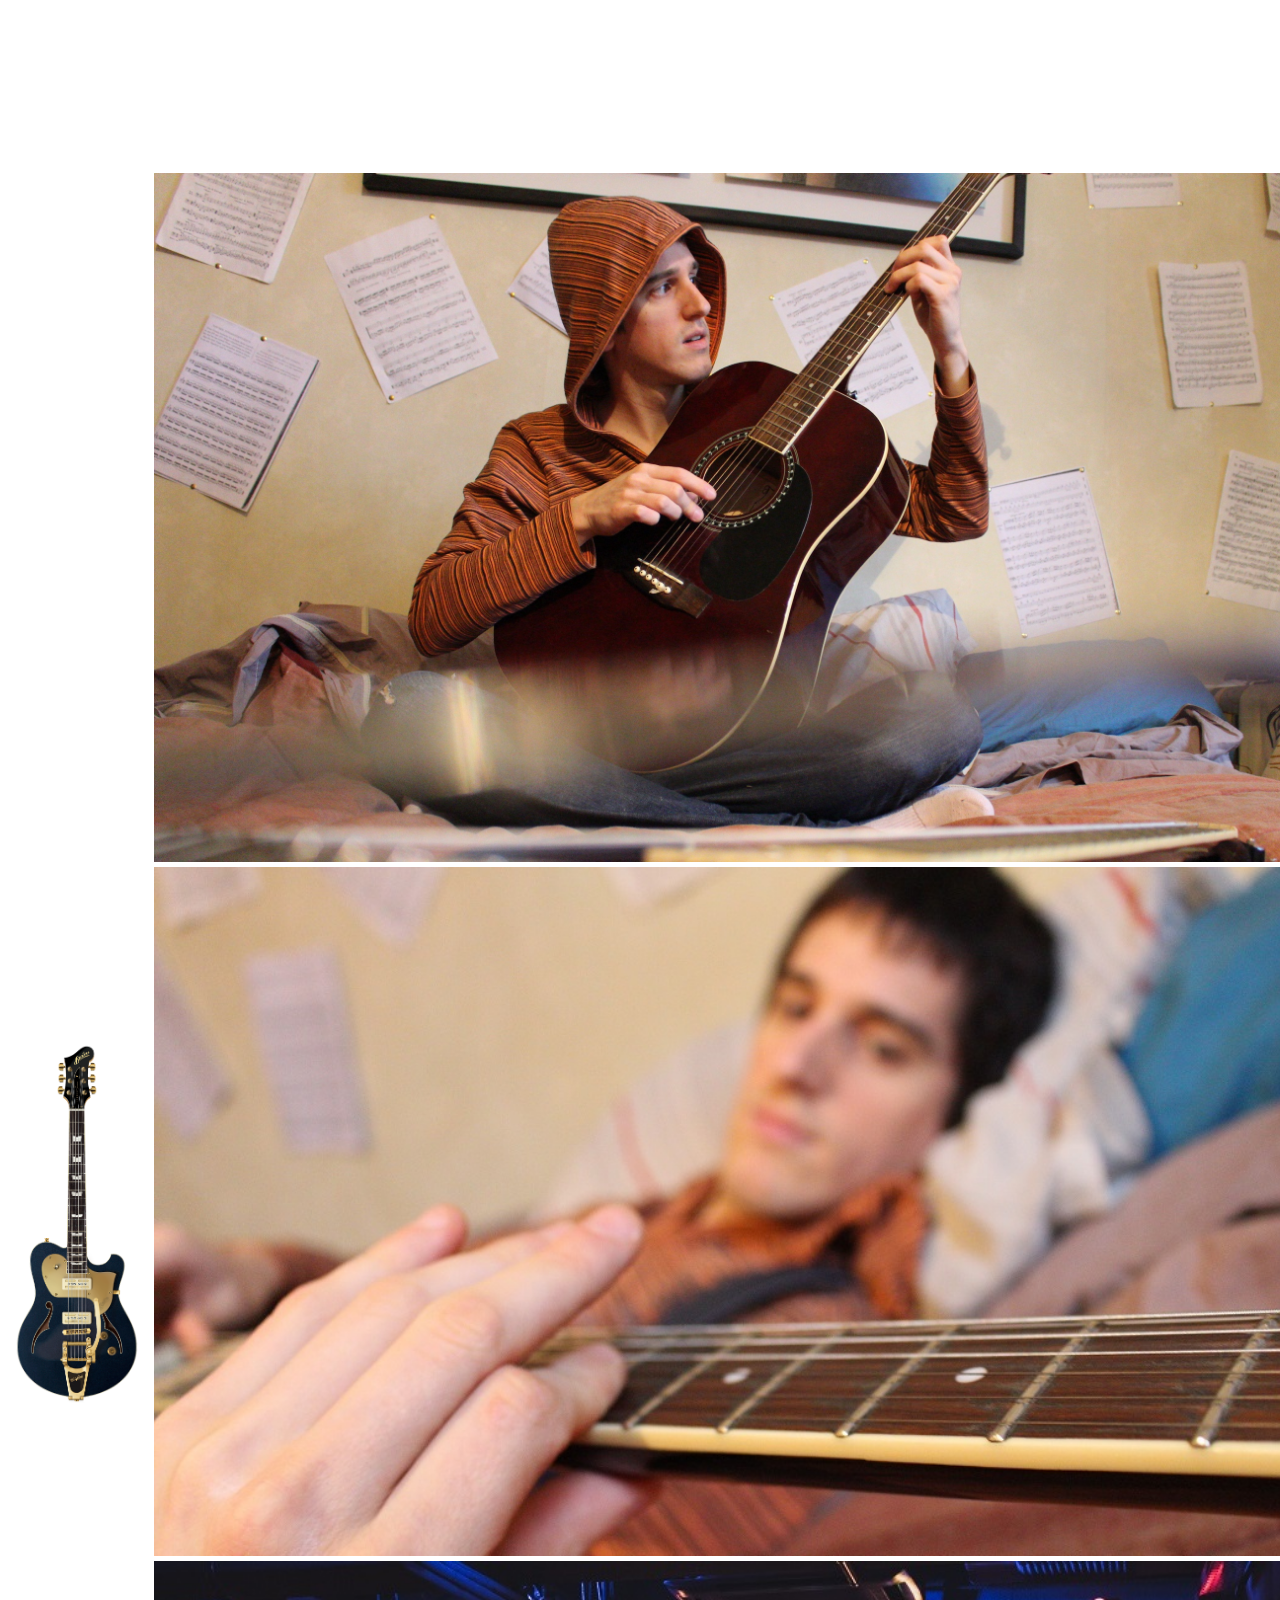
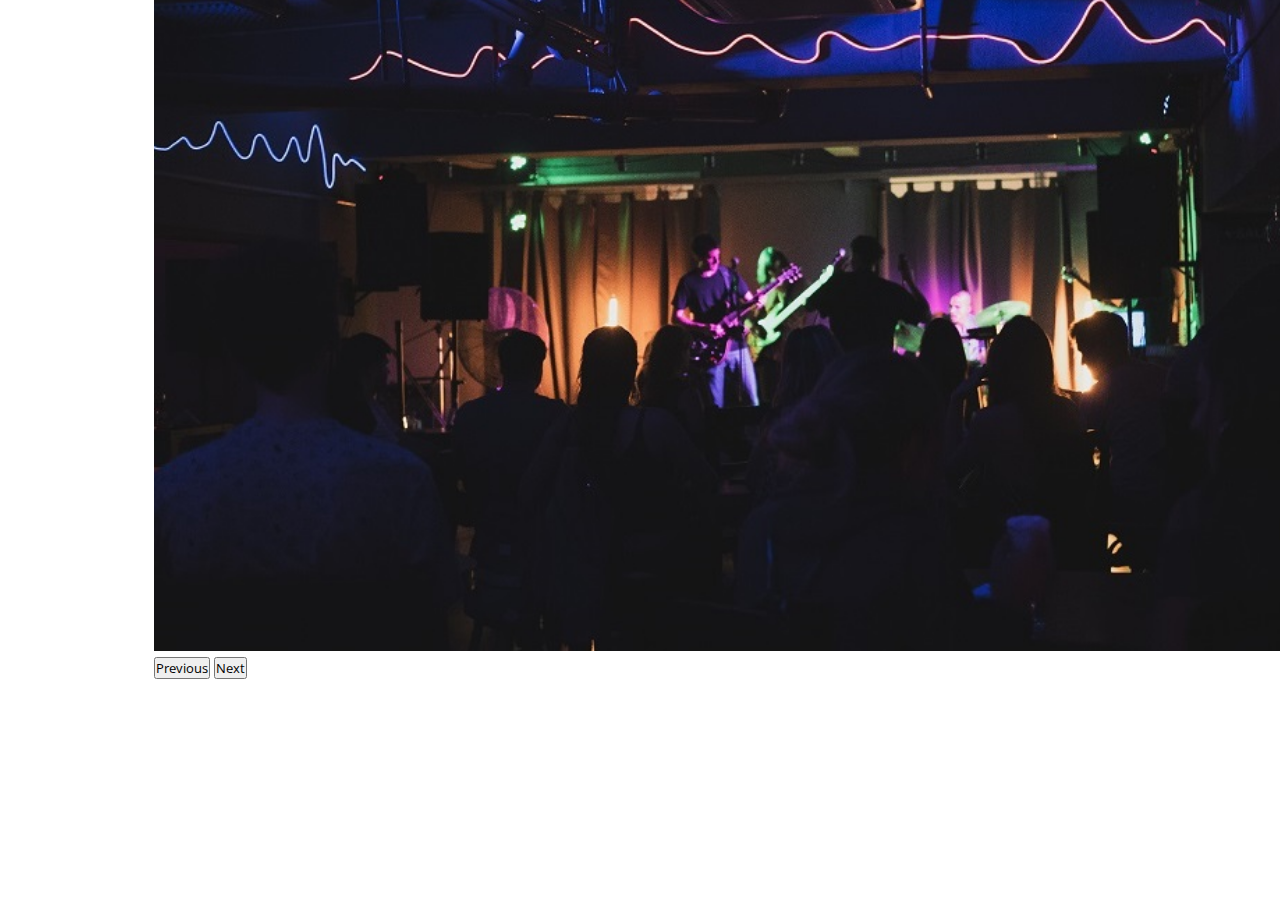
<file: index.html>
<!DOCTYPE html>
<html lang="en">
<head>
    <meta charset="UTF-8">
    <meta http-equiv="X-UA-Compatible" content="IE=edge">
    <meta name="viewport" content="width=device-width, initial-scale=1.0">

    <!-- Link a estilos Bootstrap -->

    <link href="https://cdn.jsdelivr.net/npm/bootstrap@5.1.3/dist/css/bootstrap.min.css" rel="stylesheet" integrity="sha384-1BmE4kWBq78iYhFldvKuhfTAU6auU8tT94WrHftjDbrCEXSU1oBoqyl2QvZ6jIW3" crossorigin="anonymous">

    <!-- Link a estilos propios -->
    
    <link rel="stylesheet" href="main.css">

    <!-- Link a font de Google -->

    <link rel="preconnect" href="https://fonts.googleapis.com">
    <link rel="preconnect" href="https://fonts.gstatic.com" crossorigin>
    <link href="https://fonts.googleapis.com/css2?family=Open+Sans:ital,wght@0,300;0,400;0,500;0,600;0,700;0,800;1,300;1,400;1,500;1,600;1,700;1,800&display=swap" rel="stylesheet">
    
    <title>Nico Persag</title>

</head>
<body class="body_aside body_aside1">

    <header>
        <nav class="navbar navbar-expand-lg navbar-dark bg-dark">
            <div class="container-fluid">
                <a class="navbar-brand" href="./index.html">Nico Peralta</a>

                <button class="navbar-toggler" type="button" data-bs-toggle="collapse" data-bs-target="#navbarNav" aria-controls="navbarNav" aria-expanded="false" aria-label="Toggle navigation">
                    <span class="navbar-toggler-icon"></span>
                </button>
                
                <div class="collapse navbar-collapse" id="navbarNav">
                    <ul class="navbar-nav">
                        <li class="nav-item"><a class="nav-link" href="./Pages/Bio.html">Bio</a></li>
                        <li class="nav-item"><a class="nav-link" href="./Pages/Fotos.html">Fotos</a></li>
                        <li class="nav-item"><a class="nav-link" href="./Pages/Discografia.html">Discografia</a></li>
                        <li class="nav-item"><a class="nav-link" href="./Pages/Contacto.html">Contacto</a></li>
                    </ul>
                </div>
            </div>
          </nav>
    </header>
    
    <main>
        <div id="carouselExampleInterval" class="carousel slide" data-bs-ride="carousel">
            <div class="carousel-inner">
                <div class="carousel-item active" data-bs-interval="4000">
                    <img src="./Multimedia/IMG_9499.jpg" class="d-block img-fluid img_fondo" alt="Nico_cover">
                </div>

                <div class="carousel-item" data-bs-interval="4000">
                    <img src="./Multimedia/Nico-cover1.jpg" class="d-block img-fluid img_fondo" alt="Nico_cover1">
                </div>

                <div class="carousel-item">
                    <img src="./Multimedia/Nico-cover2.jpg" class="d-block img-fluid img_fondo" alt="Nico_cover2">
                </div>
            </div>

            <button class="carousel-control-prev" type="button" data-bs-target="#carouselExampleInterval" data-bs-slide="prev">
                <span class="carousel-control-prev-icon" aria-hidden="true"></span>
                <span class="visually-hidden">Previous</span>
            </button>

            <button class="carousel-control-next" type="button" data-bs-target="#carouselExampleInterval" data-bs-slide="next">
                <span class="carousel-control-next-icon" aria-hidden="true"></span>
                <span class="visually-hidden">Next</span>
            </button>
          </div>
    </main>

    <aside class="aside1 asidea">
        <div>
            <img class="aside_foto" src="./Multimedia/Leaper-Tone-mockup-2021-Mirr_deep-sea-2-1.png" alt="guitar"> 
        </div>  
    </aside>

    <aside class="aside2 asideb">
        <div>
            <img class="aside_foto" src="./Multimedia/Leaper-Tone-mockup-2021-Mirr_deep-sea-2-1.png" alt="guitar"> 
        </div>  
    </aside>

    <footer class="footer">

        <nav class="navbar navbar-expand-lg navbar-dark bg-dark">
            <div class="container-fluid">
                <h6 class="navbar-dark footer_derechos">Todos los derechos reservados</h6>

                <button class="navbar-toggler" type="button" data-bs-toggle="collapse" data-bs-target="#navbarNav" aria-controls="navbarNav" aria-expanded="false" aria-label="Toggle navigation">
                    <span class="navbar-toggler-icon"></span>
                </button>
                
                <div class="collapse navbar-collapse" id="navbarNav">
                    <ul class="navbar-nav">
                        <li class="nav-item">
                            <a class="nav-link" href="https://www.youtube.com/channel/UCW7Euow6afQjXNJp1LanZGA" target="_blank">
                                <img class="footer_media_icon" src="./Multimedia/yt_icon.png" alt="yt_icon">
                            </a>
                        </li>

                        <li class="nav-item">
                            <a class="nav-link" href="https://open.spotify.com/artist/6kqXgMJEgfa545jU1JX1Y0" target="_blank">
                                <img class="footer_media_icon" src="./Multimedia/sf_icon.png" alt="sf_icon">
                            </a>
                        </li>

                        <li class="nav-item">
                            <a class="nav-link" href="https://www.instagram.com/nicoperaltasaggiorato/" target="_blank">
                                <img class="footer_media_icon" src="./Multimedia/ig_icon.png" alt="ig_icon">
                            </a>
                        </li>

                        <li class="nav-item">
                            <a class="nav-link" href="https://www.facebook.com/NiccoPS" target="_blank">
                                <img class="footer_media_icon" src="./Multimedia/fb_icon.png" alt="fb_icon">
                            </a>
                        </li>
                    </ul>
                </div>
            </div>
          </nav>
    </footer>
   
    <script src="https://cdn.jsdelivr.net/npm/bootstrap@5.1.3/dist/js/bootstrap.bundle.min.js" integrity="sha384-ka7Sk0Gln4gmtz2MlQnikT1wXgYsOg+OMhuP+IlRH9sENBO0LRn5q+8nbTov4+1p" crossorigin="anonymous"></script>
    
</body>
</html>
</file>
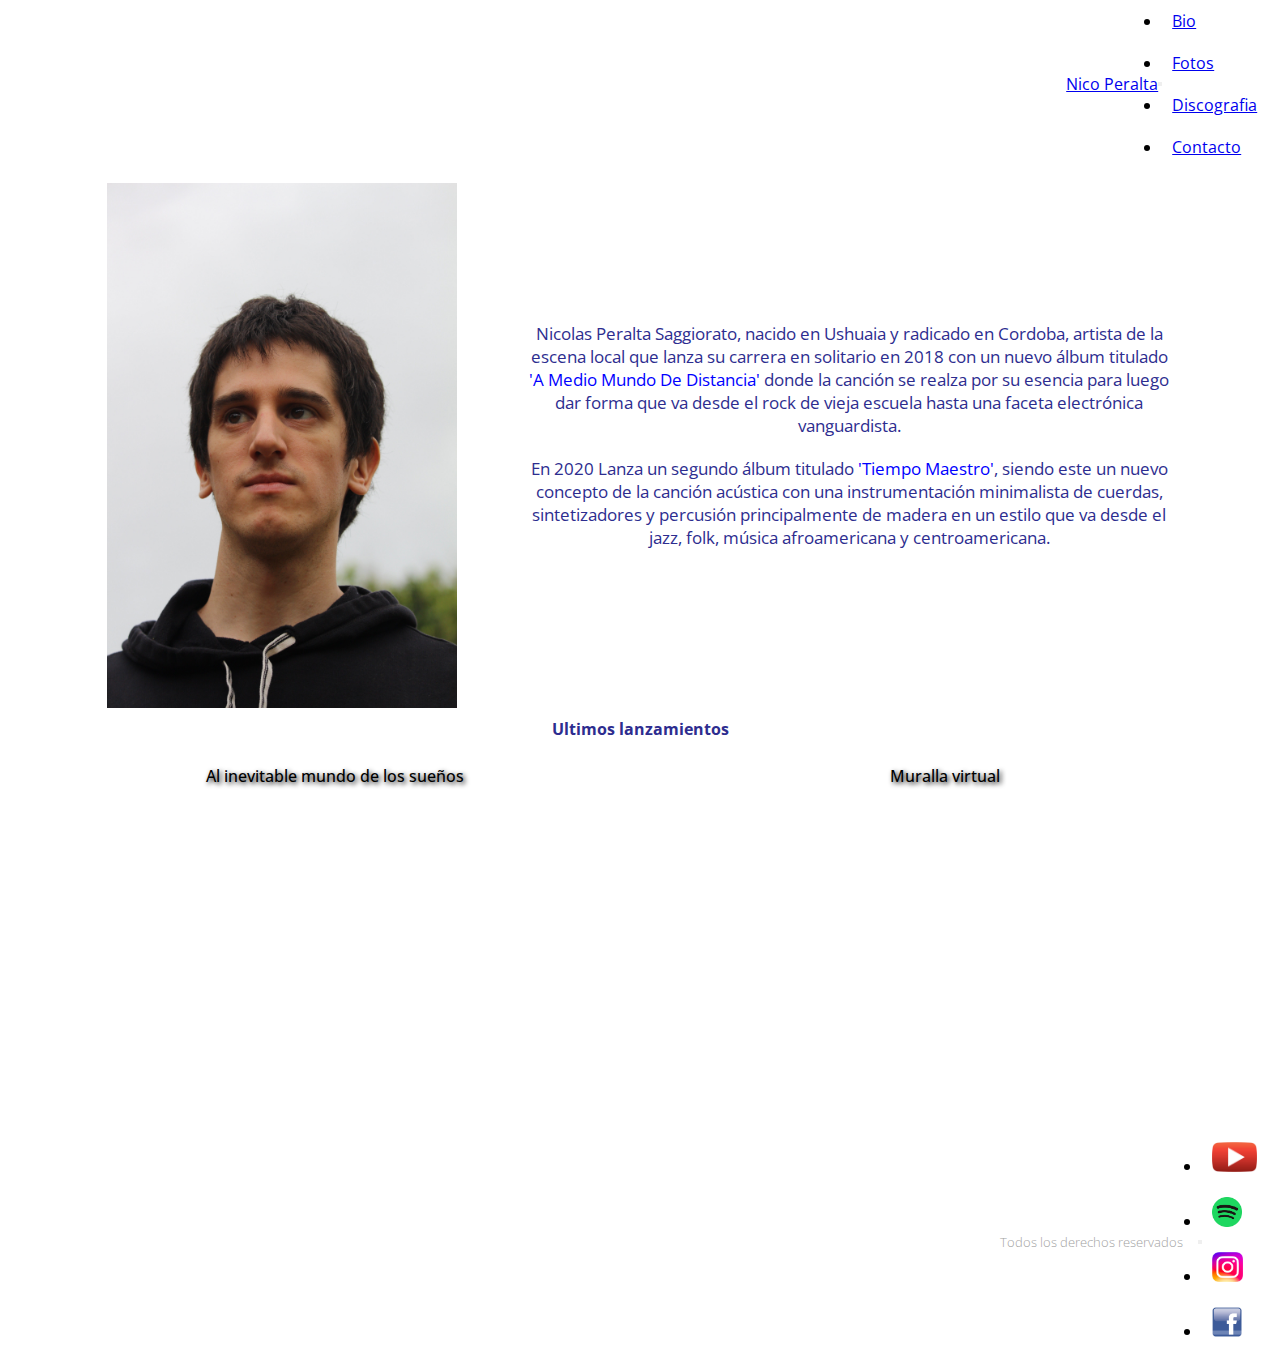
<file: Pages/Bio.html>
<!DOCTYPE html>
<html lang="en">
<head>
    <meta charset="UTF-8">
    <meta http-equiv="X-UA-Compatible" content="IE=edge">
    <meta name="viewport" content="width=device-width, initial-scale=1.0">
        
    <!-- Link a estilos Bootstrap -->

    <link href="https://cdn.jsdelivr.net/npm/bootstrap@5.1.3/dist/css/bootstrap.min.css" rel="stylesheet" integrity="sha384-1BmE4kWBq78iYhFldvKuhfTAU6auU8tT94WrHftjDbrCEXSU1oBoqyl2QvZ6jIW3" crossorigin="anonymous">

    <!-- Link a estilos propios -->
    
    <link rel="stylesheet" href="../main.css">
    
    <!-- Link a font de Google -->

    <link rel="preconnect" href="https://fonts.googleapis.com">
    <link rel="preconnect" href="https://fonts.gstatic.com" crossorigin>
    <link href="https://fonts.googleapis.com/css2?family=Open+Sans:ital,wght@0,300;0,400;0,500;0,600;0,700;0,800;1,300;1,400;1,500;1,600;1,700;1,800&display=swap" rel="stylesheet">
    
    <title>Bio</title>

</head>
<body class="body_naside">
    
    <header>

        <nav class="navbar navbar-expand-lg navbar-dark bg-dark">
            <div class="container-fluid">
                <a class="navbar-brand" href="../index.html">Nico Peralta</a>

                <button class="navbar-toggler" type="button" data-bs-toggle="collapse" data-bs-target="#navbarNav" aria-controls="navbarNav" aria-expanded="false" aria-label="Toggle navigation">
                    <span class="navbar-toggler-icon"></span>
                </button>
                
                <div class="collapse navbar-collapse" id="navbarNav">
                    <ul class="navbar-nav">
                        <li class="nav-item"><a class="nav-link active" aria-current="page" href="./Bio.html">Bio</a></li>
                        <li class="nav-item"><a class="nav-link" href="./Fotos.html">Fotos</a></li>
                        <li class="nav-item"><a class="nav-link" href="./Discografia.html">Discografia</a></li>
                        <li class="nav-item"><a class="nav-link" href="./Contacto.html">Contacto</a></li>
                    </ul>
                </div>
            </div>
          </nav>

    </header>

    <main>
        <div class="container Bio_main">

            <div class="row Bio_intro">
                <img class="col" id="Nico_foto" src="../Multimedia/IMG_9357.jpg" alt="Nico">
                <div class="col Bio_parrafo">
                    <p class="parrafo">Nicolas Peralta Saggiorato, nacido en Ushuaia y radicado en Cordoba, artista de la escena local que lanza su carrera en solitario en 2018 con un nuevo álbum titulado <a href="./Discografia.html #Disco1">'A Medio Mundo De Distancia'</a>  donde la canción se realza por su esencia para luego dar forma que va desde el rock de vieja escuela hasta una faceta electrónica vanguardista. </p> 
                    <p class="parrafo">En 2020 Lanza un segundo álbum titulado <a href="./Discografia.html #Disco2">'Tiempo Maestro'</a>, siendo este un nuevo concepto de la canción acústica con una instrumentación minimalista de cuerdas, sintetizadores y percusión principalmente de madera en un estilo que va desde el jazz, folk, música afroamericana y centroamericana.</p>
                </div>
            </div>

            <h4 class="row">Ultimos lanzamientos</h4>

            <div class="row Bio_videos">

                <div class="col col-lg- col-xl- Bio_video">
                    <h4 class="Bio_video_title">Al inevitable mundo de los sueños</h4>
                    <iframe class="Bio_video_vid" src="https://www.youtube.com/embed/RKofTBeWz94" title="YouTube video player" frameborder="0" allow="accelerometer; autoplay; clipboard-write; encrypted-media; gyroscope; picture-in-picture" allowfullscreen></iframe>
                </div>
        
                <div class="col col-lg- col-xl- Bio_video">
                    <h4 class="Bio_video_title">Muralla virtual</h4>
                    <iframe class="Bio_video_vid" src="https://www.youtube.com/embed/ne_NFmO1qRs" title="YouTube video player" frameborder="0" allow="accelerometer; autoplay; clipboard-write; encrypted-media; gyroscope; picture-in-picture" allowfullscreen></iframe>
                </div>
                
            </div>  

        </div>        
    </main>

    <footer class="footer">

        <nav class="navbar navbar-expand-lg navbar-dark bg-dark">
            <div class="container-fluid">
                <h6 class="navbar-dark footer_derechos">Todos los derechos reservados</h6>

                <button class="navbar-toggler" type="button" data-bs-toggle="collapse" data-bs-target="#navbarNav" aria-controls="navbarNav" aria-expanded="false" aria-label="Toggle navigation">
                    <span class="navbar-toggler-icon"></span>
                </button>
                
                <div class="collapse navbar-collapse" id="navbarNav">
                    <ul class="navbar-nav">
                        <li class="nav-item">
                            <a class="nav-link" href="https://www.youtube.com/channel/UCW7Euow6afQjXNJp1LanZGA" target="_blank">
                                <img class="footer_media_icon" src="../Multimedia/yt_icon.png" alt="yt_icon">
                            </a>
                        </li>

                        <li class="nav-item">
                            <a class="nav-link" href="https://open.spotify.com/artist/6kqXgMJEgfa545jU1JX1Y0" target="_blank">
                                <img class="footer_media_icon" src="../Multimedia/sf_icon.png" alt="sf_icon">
                            </a>
                        </li>

                        <li class="nav-item">
                            <a class="nav-link" href="https://www.instagram.com/nicoperaltasaggiorato/" target="_blank">
                                <img class="footer_media_icon" src="../Multimedia/ig_icon.png" alt="ig_icon">
                            </a>
                        </li>

                        <li class="nav-item">
                            <a class="nav-link" href="https://www.facebook.com/NiccoPS" target="_blank">
                                <img class="footer_media_icon" src="../Multimedia/fb_icon.png" alt="fb_icon">
                            </a>
                        </li>
                    </ul>
                </div>
            </div>
          </nav>
    </footer>

    <script src="https://cdn.jsdelivr.net/npm/bootstrap@5.1.3/dist/js/bootstrap.bundle.min.js" integrity="sha384-ka7Sk0Gln4gmtz2MlQnikT1wXgYsOg+OMhuP+IlRH9sENBO0LRn5q+8nbTov4+1p" crossorigin="anonymous"></script>

</body>
</html>
</file>
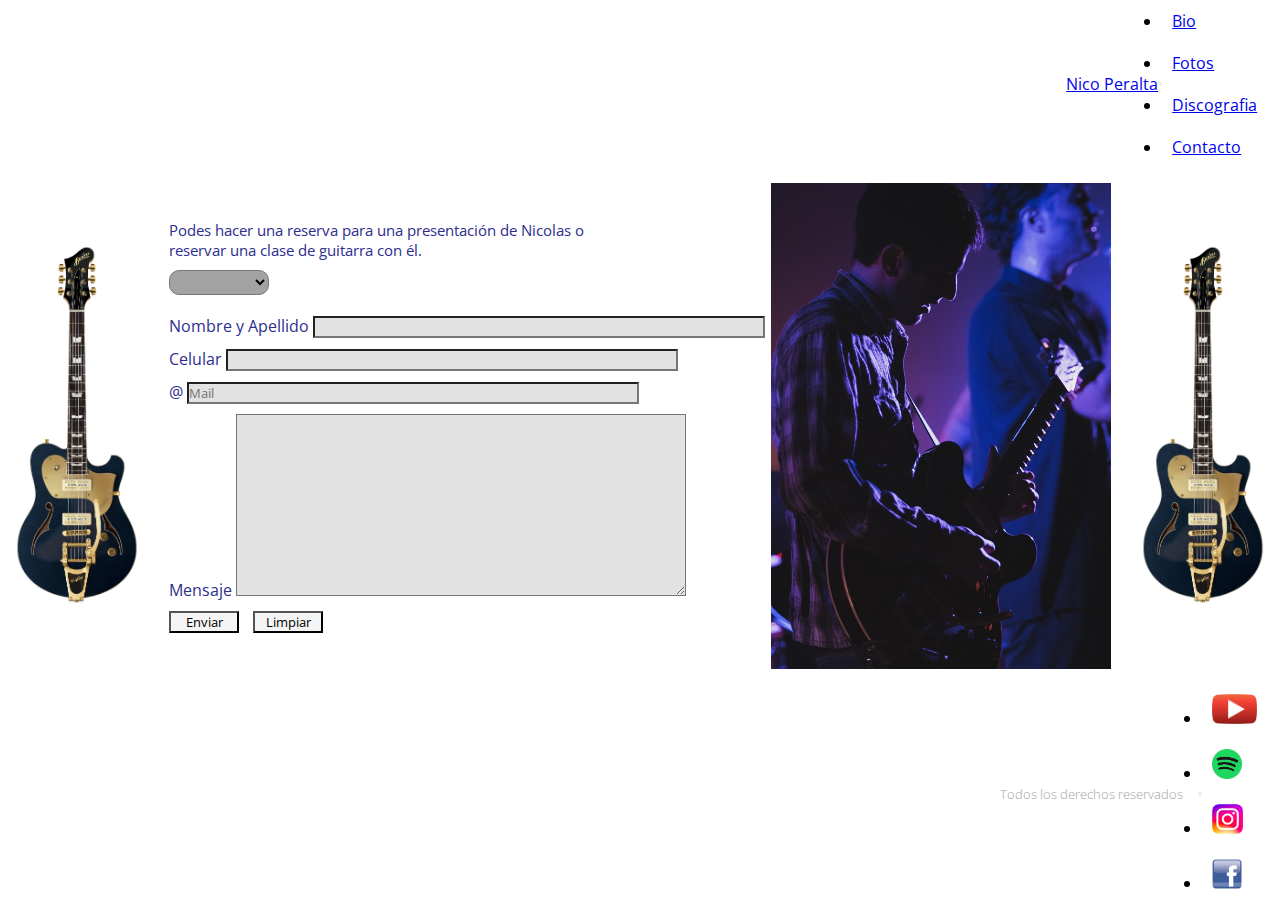
<file: Pages/Contacto.html>
<!DOCTYPE html>
<html lang="en">
<head>
    <meta charset="UTF-8">
    <meta http-equiv="X-UA-Compatible" content="IE=edge">
    <meta name="viewport" content="width=device-width, initial-scale=1.0">
        
    <!-- Link a estilos Bootstrap -->

    <link href="https://cdn.jsdelivr.net/npm/bootstrap@5.1.3/dist/css/bootstrap.min.css" rel="stylesheet" integrity="sha384-1BmE4kWBq78iYhFldvKuhfTAU6auU8tT94WrHftjDbrCEXSU1oBoqyl2QvZ6jIW3" crossorigin="anonymous">

    <!-- Link a estilos propios -->
    
    <link rel="stylesheet" href="../main.css">
    
    <!-- Link a font de Google -->

    <link rel="preconnect" href="https://fonts.googleapis.com">
    <link rel="preconnect" href="https://fonts.gstatic.com" crossorigin>
    <link href="https://fonts.googleapis.com/css2?family=Open+Sans:ital,wght@0,300;0,400;0,500;0,600;0,700;0,800;1,300;1,400;1,500;1,600;1,700;1,800&display=swap" rel="stylesheet">
    
    <title>Contacto</title>

</head>
<body class="body_aside">

    <header>

        <nav class="navbar navbar-expand-lg navbar-dark bg-dark">
            <div class="container-fluid">
                <a class="navbar-brand" href="../index.html">Nico Peralta</a>

                <button class="navbar-toggler" type="button" data-bs-toggle="collapse" data-bs-target="#navbarNav" aria-controls="navbarNav" aria-expanded="false" aria-label="Toggle navigation">
                    <span class="navbar-toggler-icon"></span>
                </button>
                
                <div class="collapse navbar-collapse" id="navbarNav">
                    <ul class="navbar-nav">
                        <li class="nav-item"><a class="nav-link" href="./Bio.html">Bio</a></li>
                        <li class="nav-item"><a class="nav-link" href="./Fotos.html">Fotos</a></li>
                        <li class="nav-item"><a class="nav-link" href="./Discografia.html">Discografia</a></li>
                        <li class="nav-item"><a class="nav-link active" aria-current="page" href="./Contacto.html">Contacto</a></li>
                    </ul>
                </div>
            </div>
          </nav>

    </header>
 
    <main>

        <div class="contacto_info">
            <img class="contacto_img" src="../Multimedia/biermusic_kitucho_58.jpg" alt="Nico">
            <div class="contacto_forms">
                <p class="p_reserva main_contacto">Podes hacer una reserva para una presentación de Nicolas o reservar una clase de guitarra con él.</p>
                <select class="selector_reserva main_contacto" name="Reserva">
                    <option value="Blanco"></option>
                    <option value="Presentacion">Presentación</option>
                    <option value="Clase">Clase</option>
                </select>
                <p></p>

                <form class="Contacto_formulario main_contacto">

                    <div class="input-group Contacto_formulario_namebox">
                        <span class="input-group-text">Nombre y Apellido</span>
                        <input type="text" aria-label="Nombre y Apellido" class="form-control Contacto_formulario_box">
                    </div>

                    <div class="input-group Contacto_formulario_namebox">
                        <span class="input-group-text">Celular</span>
                        <input type="text" aria-label="Celular" class="form-control Contacto_formulario_box">
                    </div>

                    <div class="input-group flex-nowrap Contacto_formulario_namebox">
                        <span class="input-group-text" id="addon-wrapping">@</span>
                        <input type="text" class="form-control Contacto_formulario_box" placeholder="Mail" aria-label="Mail" aria-describedby="addon-wrapping">
                    </div>

                    <div class="mb-3 Contacto_formulario_namebox">
                        <label for="exampleFormControlTextarea1" class="form-label">Mensaje</label>
                        <textarea class="form-control Contacto_formulario_box" id="exampleFormControlTextarea1" rows="10" cols="75"></textarea>
                    </div>

                    <div class="Contacto_boton">
                        <input  class="boton" type="submit" value="Enviar">
                        <input  class="boton" type="reset" value="Limpiar">
                    </div>
                </form>
            </div>
        </div>
    </main>

    <aside class="aside1">
        <div>
            <img class="aside_foto" src="../Multimedia/Leaper-Tone-mockup-2021-Mirr_deep-sea-2-1.png" alt="guitar"> 
        </div>  
    </aside>

    <aside class="aside2">
        <div>
            <img class="aside_foto" src="../Multimedia/Leaper-Tone-mockup-2021-Mirr_deep-sea-2-1.png" alt="guitar"> 
        </div>
    </aside>

    <footer class="footer">

        <nav class="navbar navbar-expand-lg navbar-dark bg-dark">
            <div class="container-fluid">
                <h6 class="navbar-dark footer_derechos">Todos los derechos reservados</h6>

                <button class="navbar-toggler" type="button" data-bs-toggle="collapse" data-bs-target="#navbarNav" aria-controls="navbarNav" aria-expanded="false" aria-label="Toggle navigation">
                    <span class="navbar-toggler-icon"></span>
                </button>
                
                <div class="collapse navbar-collapse" id="navbarNav">
                    <ul class="navbar-nav">
                        <li class="nav-item">
                            <a class="nav-link" href="https://www.youtube.com/channel/UCW7Euow6afQjXNJp1LanZGA" target="_blank">
                                <img class="footer_media_icon" src="../Multimedia/yt_icon.png" alt="yt_icon">
                            </a>
                        </li>

                        <li class="nav-item">
                            <a class="nav-link" href="https://open.spotify.com/artist/6kqXgMJEgfa545jU1JX1Y0" target="_blank">
                                <img class="footer_media_icon" src="../Multimedia/sf_icon.png" alt="sf_icon">
                            </a>
                        </li>

                        <li class="nav-item">
                            <a class="nav-link" href="https://www.instagram.com/nicoperaltasaggiorato/" target="_blank">
                                <img class="footer_media_icon" src="../Multimedia/ig_icon.png" alt="ig_icon">
                            </a>
                        </li>

                        <li class="nav-item">
                            <a class="nav-link" href="https://www.facebook.com/NiccoPS" target="_blank">
                                <img class="footer_media_icon" src="../Multimedia/fb_icon.png" alt="fb_icon">
                            </a>
                        </li>
                    </ul>
                </div>
            </div>
          </nav>
    </footer>

    <script src="https://cdn.jsdelivr.net/npm/bootstrap@5.1.3/dist/js/bootstrap.bundle.min.js" integrity="sha384-ka7Sk0Gln4gmtz2MlQnikT1wXgYsOg+OMhuP+IlRH9sENBO0LRn5q+8nbTov4+1p" crossorigin="anonymous"></script>

</body>
</html>
</file>
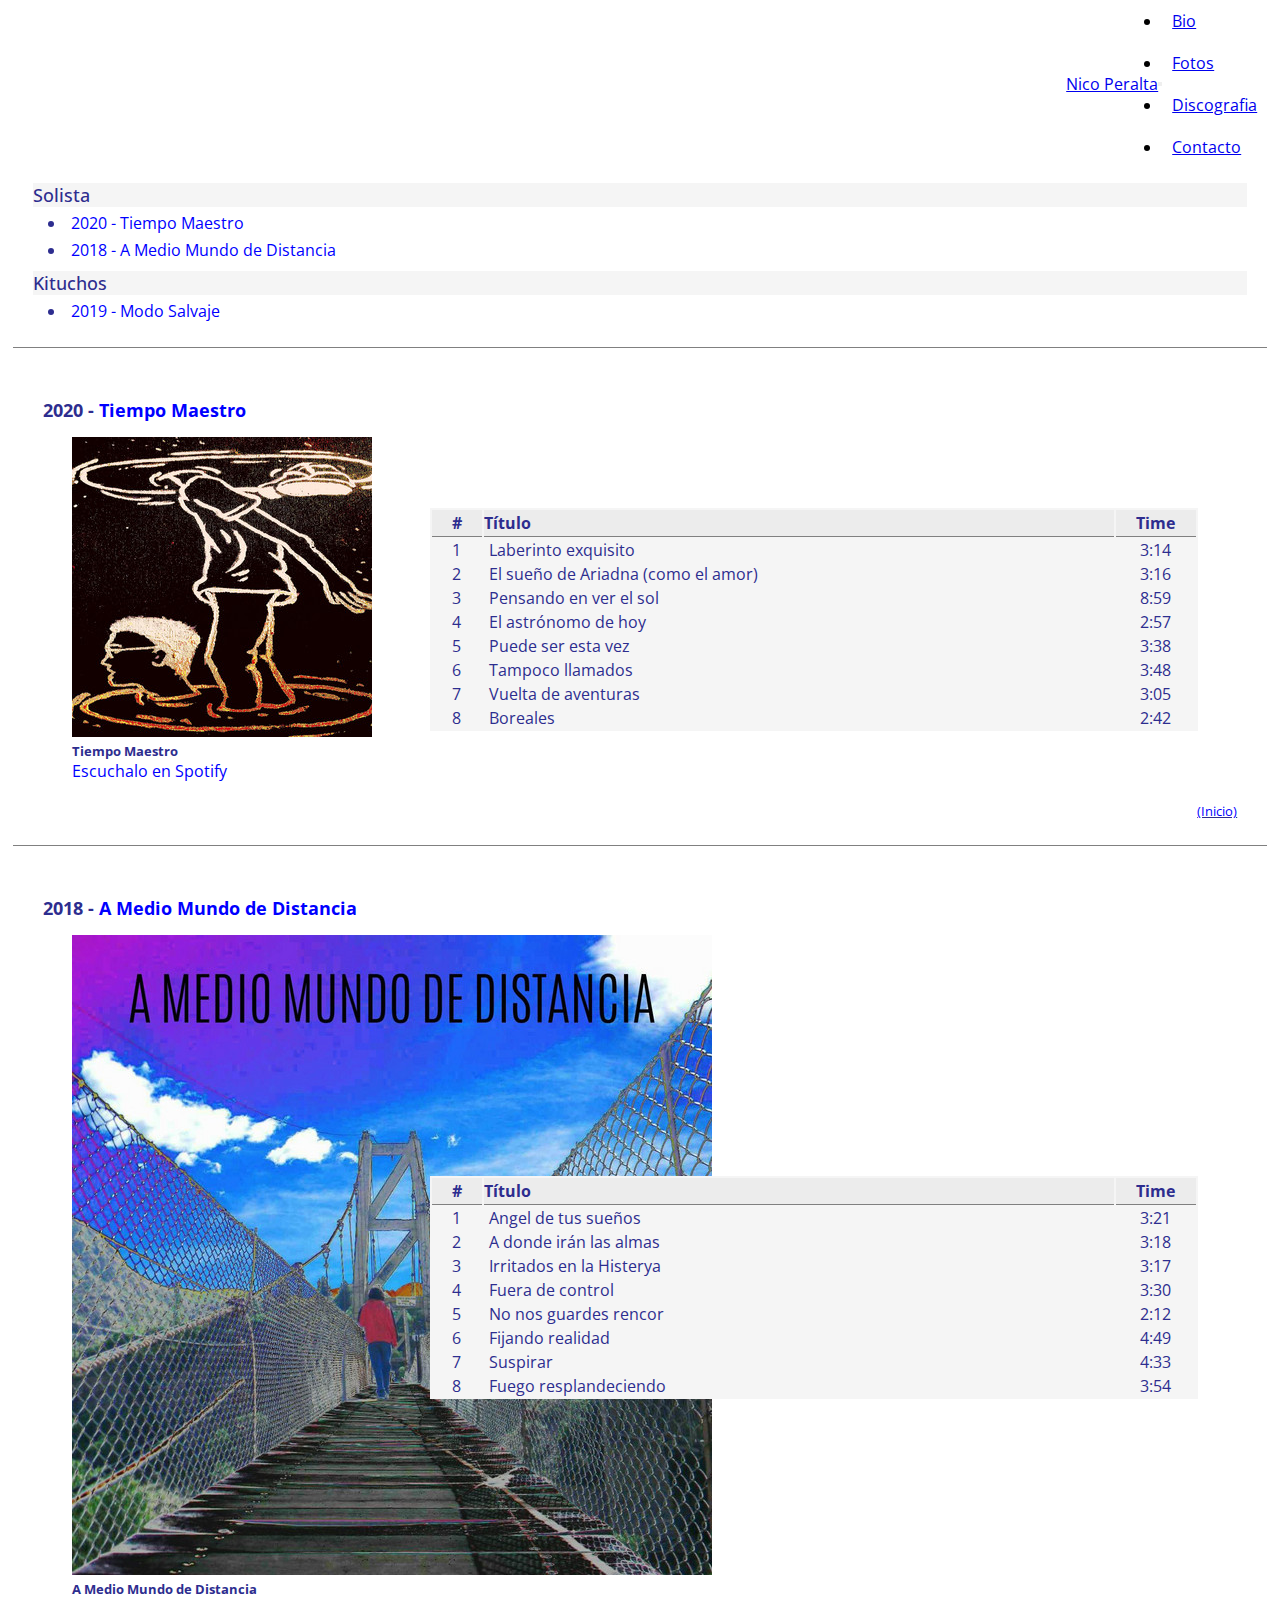
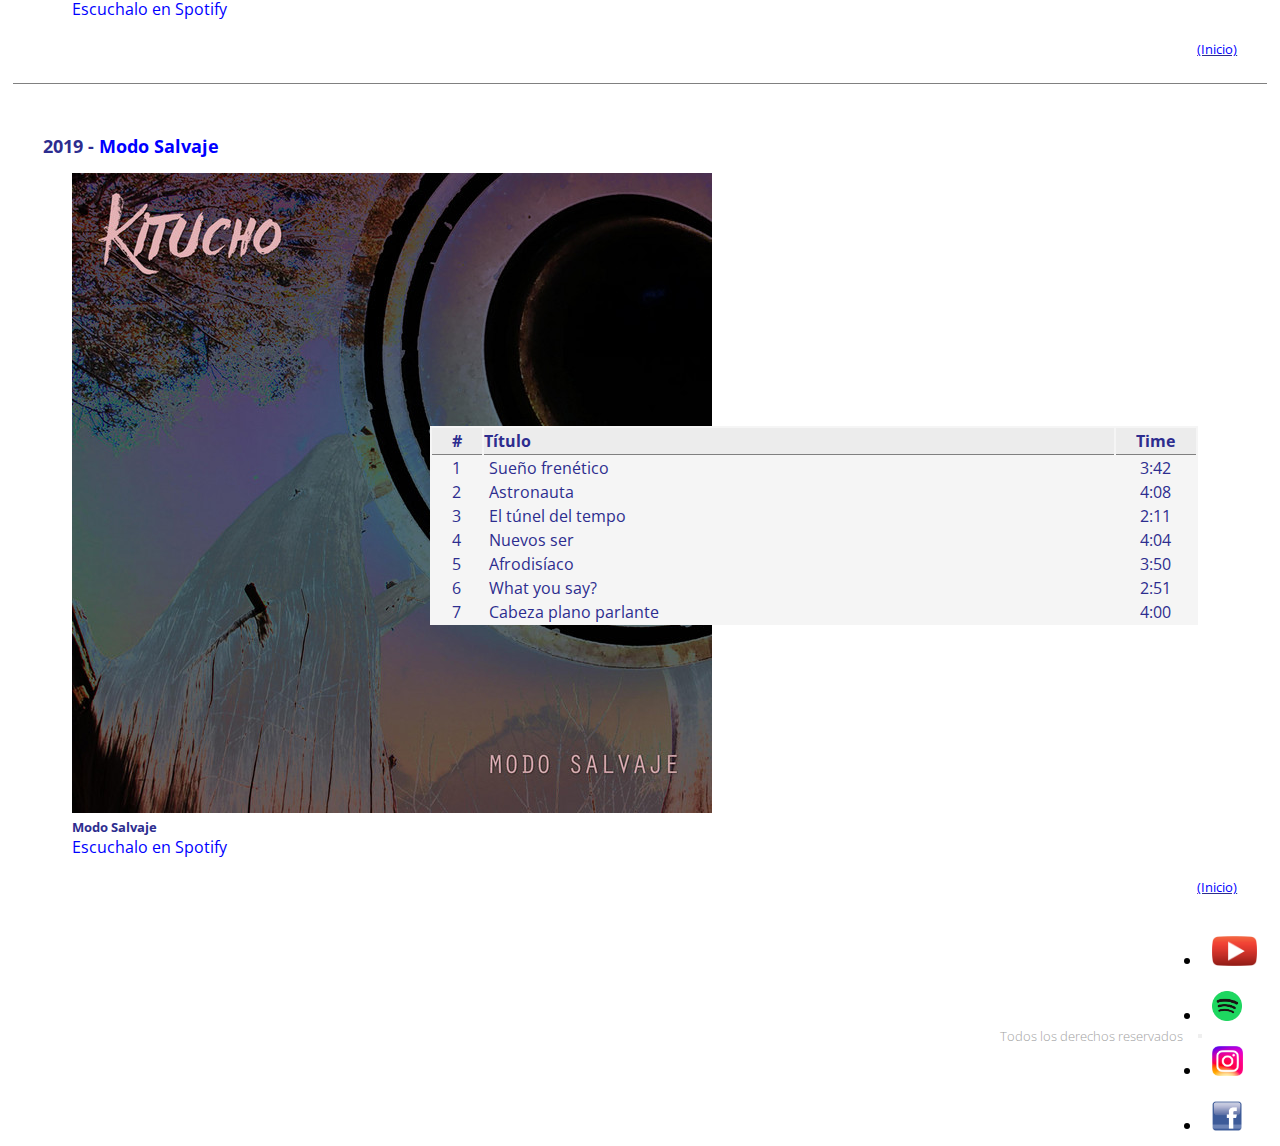
<file: Pages/Discografia.html>
<!DOCTYPE html>
<html lang="en">
<head>
    <meta charset="UTF-8">
    <meta http-equiv="X-UA-Compatible" content="IE=edge">
    <meta name="viewport" content="width=device-width, initial-scale=1.0">
        
    <!-- Link a estilos Bootstrap -->

    <link href="https://cdn.jsdelivr.net/npm/bootstrap@5.1.3/dist/css/bootstrap.min.css" rel="stylesheet" integrity="sha384-1BmE4kWBq78iYhFldvKuhfTAU6auU8tT94WrHftjDbrCEXSU1oBoqyl2QvZ6jIW3" crossorigin="anonymous">

    <!-- Link a estilos propios -->
    
    <link rel="stylesheet" href="../main.css">
    
    <!-- Link a font de Google -->

    <link rel="preconnect" href="https://fonts.googleapis.com">
    <link rel="preconnect" href="https://fonts.gstatic.com" crossorigin>
    <link href="https://fonts.googleapis.com/css2?family=Open+Sans:ital,wght@0,300;0,400;0,500;0,600;0,700;0,800;1,300;1,400;1,500;1,600;1,700;1,800&display=swap" rel="stylesheet">
    
    <title>Discografia</title>

</head>
<body  id="inicio" class="body_naside">

    <header>

        <nav class="navbar navbar-expand-lg navbar-dark bg-dark">
            <div class="container-fluid">
                <a class="navbar-brand" href="../index.html">Nico Peralta</a>

                <button class="navbar-toggler" type="button" data-bs-toggle="collapse" data-bs-target="#navbarNav" aria-controls="navbarNav" aria-expanded="false" aria-label="Toggle navigation">
                    <span class="navbar-toggler-icon"></span>
                </button>
                
                <div class="collapse navbar-collapse" id="navbarNav">
                    <ul class="navbar-nav">
                        <li class="nav-item"><a class="nav-link" href="./Bio.html">Bio</a></li>
                        <li class="nav-item"><a class="nav-link" href="./Fotos.html">Fotos</a></li>
                        <li class="nav-item"><a class="nav-link active" aria-current="page" href="./Discografia.html">Discografia</a></li>
                        <li class="nav-item"><a class="nav-link" href="./Contacto.html">Contacto</a></li>
                    </ul>
                </div>
            </div>
          </nav>

    </header>

    <main class="main_discografia">

        <section class="disco_indice">
                        
            <div>
                <h5 class="disco_class">Solista</h5>
                <ul>
                    <li><a href="#Disco2">2020 - Tiempo Maestro</a></li>
                    <li><a href="#Disco1">2018 - A Medio Mundo de Distancia</a></li>
                </ul>
            </div>

            <div>
                <h5 class="disco_class">Kituchos</h5>
                <ul>
                    <li><a href="#Disco0">2019 - Modo Salvaje</a></li>
                </ul>
            </div>

        </section>

        <section  id="Disco2" class="disco">

            <h4 class="disco_titulo">2020 - <a href="https://open.spotify.com/album/0Nyygc0vfzhMnCTtZAOu2i" target="_blank">Tiempo Maestro</a></h4>
            <div class="disco_portada-temas">

                <div class="card" style="width: 18rem;">
                    <img src="../Multimedia/Puede_ser_esta_vez.jpg" class="card-img-top" alt="Tiempo Maestro">
                    <div class="card-body">
                        <h5 class="card-title">Tiempo Maestro</h5>
                        <a href="https://open.spotify.com/album/0Nyygc0vfzhMnCTtZAOu2i" target="_blank" class="btn btn-dark">Escuchalo en Spotify</a>
                    </div>
                </div>

                <div>
                    <table class="tabla_temas">
                        <thead>
                            <tr>
                                <th class="Item">#</th>
                                <th>Título</th>
                                <th class="Time">Time</th>
                            </tr>
                        </thead>
                        <tbody>
                            <tr>
                                <td class="Item">1</td>
                                <td>Laberinto exquisito</td>
                                <td class="Time">3:14</td>
                            </tr>
                            <tr>
                                <td class="Item">2</td>
                                <td>El sueño de Ariadna (como el amor)</td>
                                <td class="Time">3:16</td>
                            </tr>
                            <tr>
                                <td class="Item">3</td>
                                <td>Pensando en ver el sol</td>
                                <td class="Time">8:59</td>
                            </tr>
                            <tr>
                                <td class="Item">4</td>
                                <td>El astrónomo de hoy</td>
                                <td class="Time">2:57</td>
                            </tr>
                            <tr>
                                <td class="Item">5</td>
                                <td>Puede ser esta vez</td>
                                <td class="Time">3:38</td>
                            </tr>
                            <tr>
                                <td class="Item">6</td>
                                <td>Tampoco llamados</td>
                                <td class="Time">3:48</td>
                            </tr>
                            <tr>
                                <td class="Item">7</td>
                                <td>Vuelta de aventuras</td>
                                <td class="Time">3:05</td>
                            </tr>
                            <tr>
                                <td class="Item">8</td>
                                <td>Boreales</td>
                                <td class="Time">2:42</td>
                            </tr>
                        </tbody>
                    </table>
                </div>
            </div>  
            <span class="inicio">
                <a href="#inicio">(Inicio)</a>
            </span>
        </section>

        <section id="Disco1" class="disco">

            <h4 class="disco_titulo">2018 - <a href="https://open.spotify.com/album/25LR6odLWvmoWI1cbpyztu" target="_blank">A Medio Mundo de Distancia</a></h4>
            <div class="disco_portada-temas">

                <div class="card" style="width: 18rem;">
                    <img src="../Multimedia/A_medio_mundo_de_distancia.jpg" class="card-img-top" alt="A Medio Mundo de Distancia">
                    <div class="card-body">
                        <h5 class="card-title">A Medio Mundo de Distancia</h5>
                        <a href="https://open.spotify.com/album/25LR6odLWvmoWI1cbpyztu" target="_blank" class="btn btn-dark">Escuchalo en Spotify</a>
                    </div>
                </div>

                <div>
                    <table class="tabla_temas">
                        <thead>
                            <tr>
                                <th class="Item">#</th>
                                <th>Título</th>
                                <th class="Time">Time</th>
                            </tr>
                        </thead>
                        <tbody>
                            <tr>
                                <td class="Item">1</td>
                                <td>Angel de tus sueños</td>
                                <td class="Time">3:21</td>
                            </tr>
                            <tr>
                                <td class="Item">2</td>
                                <td>A donde irán las almas</td>
                                <td class="Time">3:18</td>
                            </tr>
                            <tr>
                                <td class="Item">3</td>
                                <td>Irritados en la Histerya</td>
                                <td class="Time">3:17</td>
                            </tr>
                            <tr>
                                <td class="Item">4</td>
                                <td>Fuera de control</td>
                                <td class="Time">3:30</td>
                            </tr>
                            <tr>
                                <td class="Item">5</td>
                                <td>No nos guardes rencor</td>
                                <td class="Time">2:12</td>
                            </tr>
                            <tr>
                                <td class="Item">6</td>
                                <td>Fijando realidad</td>
                                <td class="Time">4:49</td>
                            </tr>
                            <tr>
                                <td class="Item">7</td>
                                <td>Suspirar</td>
                                <td class="Time">4:33</td>
                            </tr>
                            <tr>
                                <td class="Item">8</td>
                                <td>Fuego resplandeciendo</td>
                                <td class="Time">3:54</td>
                            </tr>
                        </tbody>
                    </table>
                </div>
            </div> 
            <span class="inicio">
                <a href="#inicio">(Inicio)</a>
            </span>
        </section>

        <section id="Disco0" class="disco">

            <h4 class="disco_titulo">2019 - <a href="https://open.spotify.com/album/293ZBXcjQYM7qA0zHIA4sk" target="_blank">Modo Salvaje</a></h4>
            <div class="disco_portada-temas">

                <div class="card" style="width: 18rem;">
                    <img src="../Multimedia/Modo_Salvaje.jpg" class="card-img-top" alt="Modo Salvaje">
                    <div class="card-body">
                        <h5 class="card-title">Modo Salvaje</h5>
                        <a href="https://open.spotify.com/album/293ZBXcjQYM7qA0zHIA4sk" target="_blank" class="btn btn-dark">Escuchalo en Spotify</a>
                    </div>
                </div>

                <div>
                    <table class="tabla_temas">
                        <thead>
                            <tr>
                                <th class="Item">#</th>
                                <th>Título</th>
                                <th class="Time">Time</th>
                            </tr>
                        </thead>
                        <tbody>
                            <tr>
                                <td class="Item">1</td>
                                <td>Sueño frenético</td>
                                <td class="Time">3:42</td>
                            </tr>
                            <tr>
                                <td class="Item">2</td>
                                <td>Astronauta</td>
                                <td class="Time">4:08</td>
                            </tr>
                            <tr>
                                <td class="Item">3</td>
                                <td>El túnel del tempo</td>
                                <td class="Time">2:11</td>
                            </tr>
                            <tr>
                                <td class="Item">4</td>
                                <td>Nuevos ser</td>
                                <td class="Time">4:04</td>
                            </tr>
                            <tr>
                                <td class="Item">5</td>
                                <td>Afrodisíaco</td>
                                <td class="Time">3:50</td>
                            </tr>
                            <tr>
                                <td class="Item">6</td>
                                <td>What you say?</td>
                                <td class="Time">2:51</td>
                            </tr>
                            <tr>
                                <td class="Item">7</td>
                                <td>Cabeza plano parlante</td>
                                <td class="Time">4:00</td>
                            </tr>
                        </tbody>
                    </table>
                </div>
            </div>
            <span class="inicio">
                <a href="#inicio">(Inicio)</a>
            </span>
        </section>

    </main>

    <footer class="footer">

        <nav class="navbar navbar-expand-lg navbar-dark bg-dark">
            <div class="container-fluid">
                <h6 class="navbar-dark footer_derechos">Todos los derechos reservados</h6>

                <button class="navbar-toggler" type="button" data-bs-toggle="collapse" data-bs-target="#navbarNav" aria-controls="navbarNav" aria-expanded="false" aria-label="Toggle navigation">
                    <span class="navbar-toggler-icon"></span>
                </button>
                
                <div class="collapse navbar-collapse" id="navbarNav">
                    <ul class="navbar-nav">
                        <li class="nav-item">
                            <a class="nav-link" href="https://www.youtube.com/channel/UCW7Euow6afQjXNJp1LanZGA" target="_blank">
                                <img class="footer_media_icon" src="../Multimedia/yt_icon.png" alt="yt_icon">
                            </a>
                        </li>

                        <li class="nav-item">
                            <a class="nav-link" href="https://open.spotify.com/artist/6kqXgMJEgfa545jU1JX1Y0" target="_blank">
                                <img class="footer_media_icon" src="../Multimedia/sf_icon.png" alt="sf_icon">
                            </a>
                        </li>

                        <li class="nav-item">
                            <a class="nav-link" href="https://www.instagram.com/nicoperaltasaggiorato/" target="_blank">
                                <img class="footer_media_icon" src="../Multimedia/ig_icon.png" alt="ig_icon">
                            </a>
                        </li>

                        <li class="nav-item">
                            <a class="nav-link" href="https://www.facebook.com/NiccoPS" target="_blank">
                                <img class="footer_media_icon" src="../Multimedia/fb_icon.png" alt="fb_icon">
                            </a>
                        </li>
                    </ul>
                </div>
            </div>
          </nav>
    </footer>

    <script src="https://cdn.jsdelivr.net/npm/bootstrap@5.1.3/dist/js/bootstrap.bundle.min.js" integrity="sha384-ka7Sk0Gln4gmtz2MlQnikT1wXgYsOg+OMhuP+IlRH9sENBO0LRn5q+8nbTov4+1p" crossorigin="anonymous"></script>
   
</body>
</html>
</file>
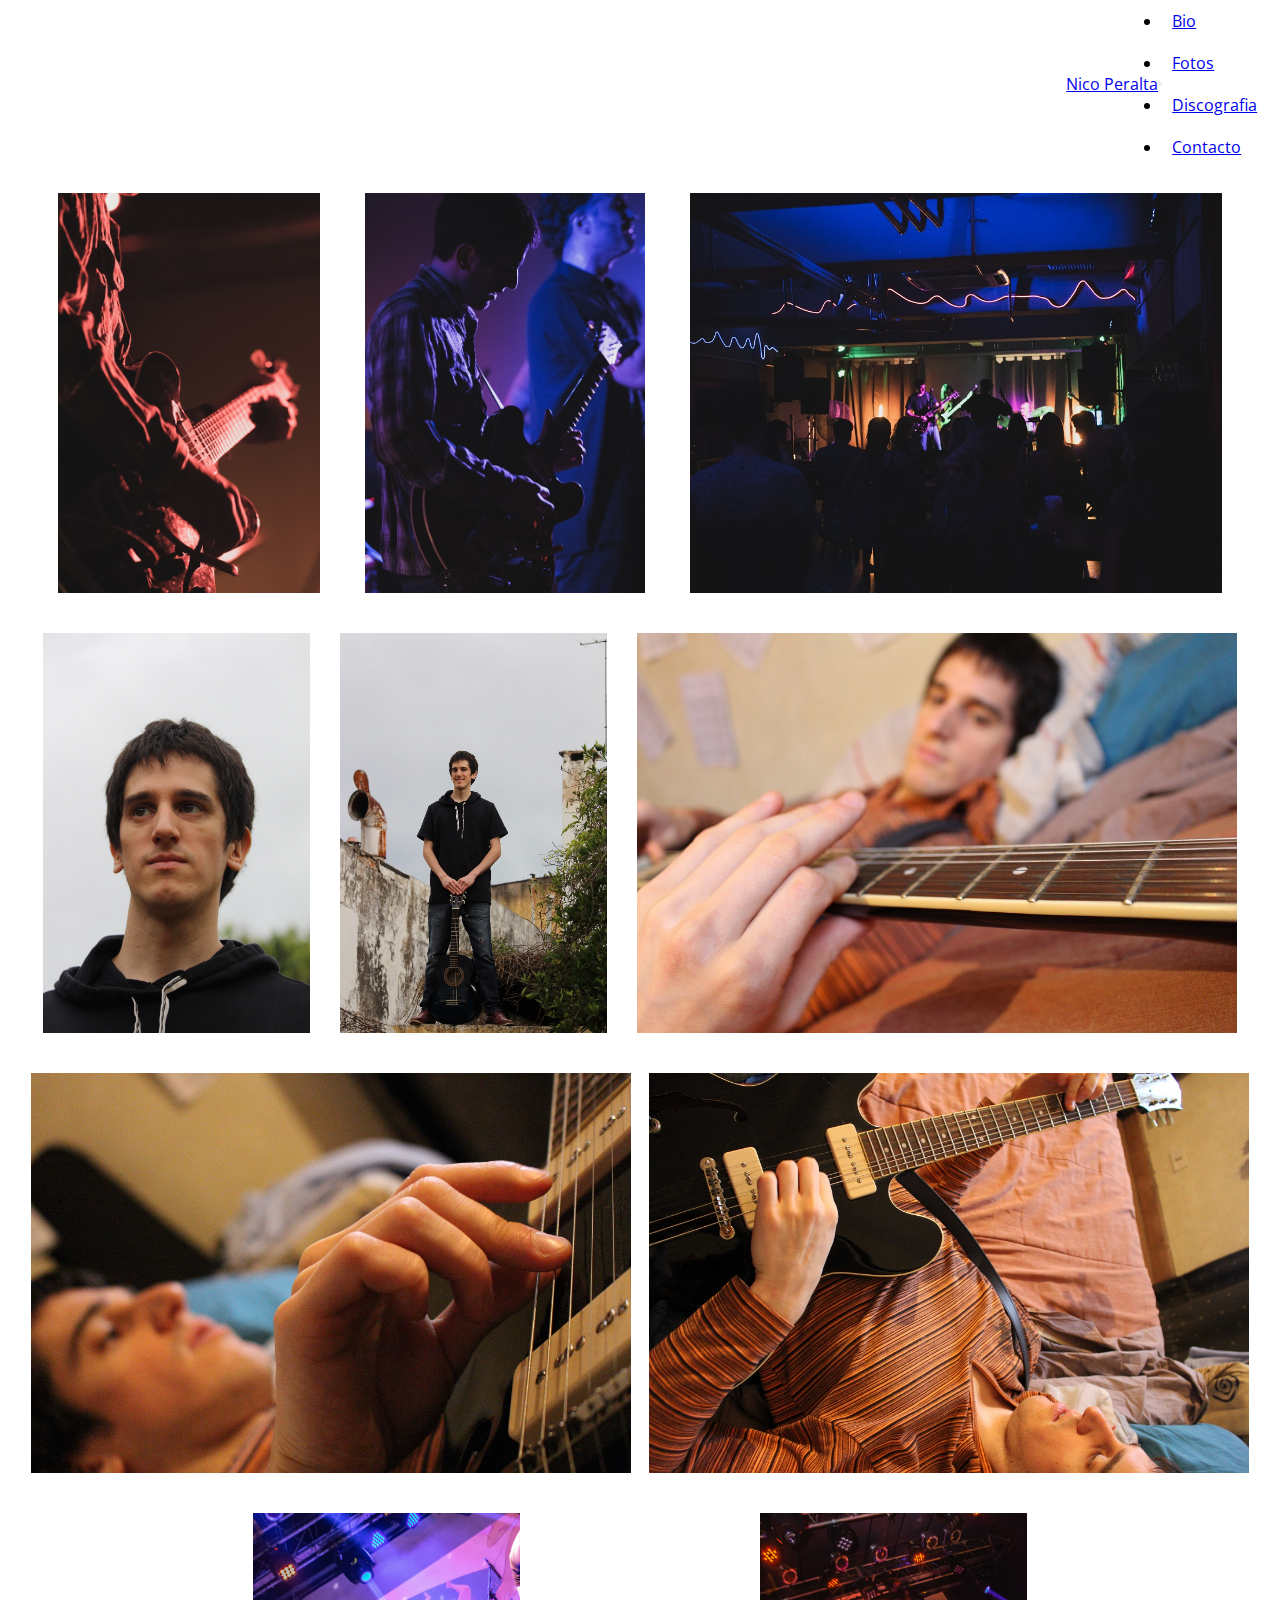
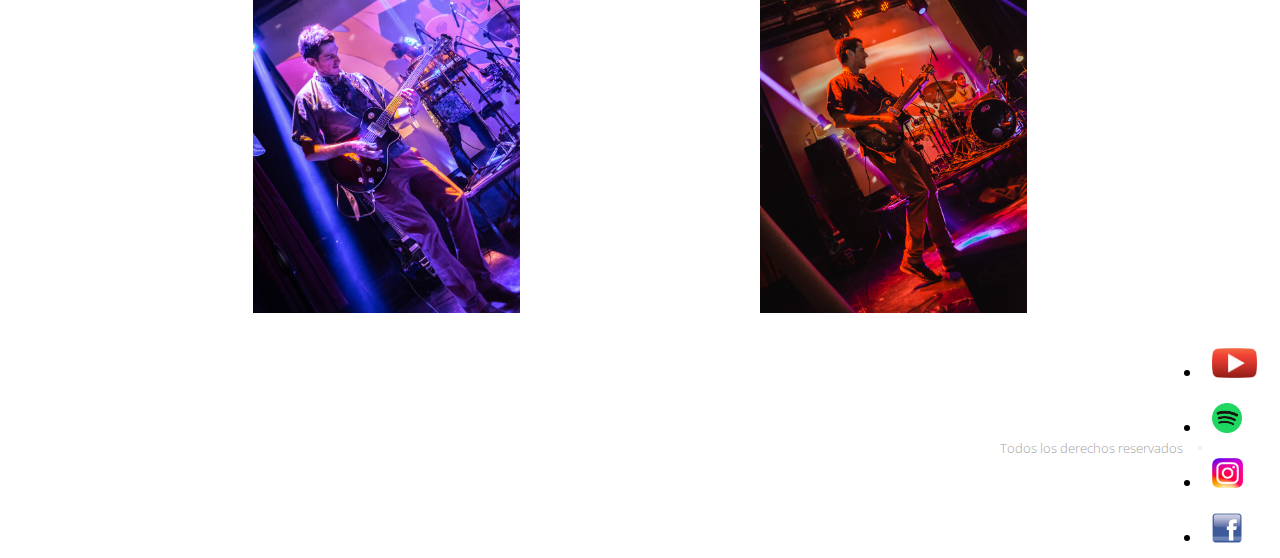
<file: Pages/Fotos.html>
<!DOCTYPE html>
<html lang="en">
<head>
    <meta charset="UTF-8">
    <meta http-equiv="X-UA-Compatible" content="IE=edge">
    <meta name="viewport" content="width=device-width, initial-scale=1.0">
    
    <!-- Link a estilos Bootstrap -->

    <link href="https://cdn.jsdelivr.net/npm/bootstrap@5.1.3/dist/css/bootstrap.min.css" rel="stylesheet" integrity="sha384-1BmE4kWBq78iYhFldvKuhfTAU6auU8tT94WrHftjDbrCEXSU1oBoqyl2QvZ6jIW3" crossorigin="anonymous">

    <!-- Link a estilos propios -->
    
    <link rel="stylesheet" href="../main.css">
    
    <!-- Link a font de Google -->

    <link rel="preconnect" href="https://fonts.googleapis.com">
    <link rel="preconnect" href="https://fonts.gstatic.com" crossorigin>
    <link href="https://fonts.googleapis.com/css2?family=Open+Sans:ital,wght@0,300;0,400;0,500;0,600;0,700;0,800;1,300;1,400;1,500;1,600;1,700;1,800&display=swap" rel="stylesheet">
    
    <title>Fotos</title>

</head>
<body class="body_naside">
    
    <header>

        <nav class="navbar navbar-expand-lg navbar-dark bg-dark">
            <div class="container-fluid">
                <a class="navbar-brand" href="../index.html">Nico Peralta</a>

                <button class="navbar-toggler" type="button" data-bs-toggle="collapse" data-bs-target="#navbarNav" aria-controls="navbarNav" aria-expanded="false" aria-label="Toggle navigation">
                    <span class="navbar-toggler-icon"></span>
                </button>
                
                <div class="collapse navbar-collapse" id="navbarNav">
                    <ul class="navbar-nav">
                        <li class="nav-item"><a class="nav-link" href="./Bio.html">Bio</a></li>
                        <li class="nav-item"><a class="nav-link active" aria-current="page" href="./Fotos.html">Fotos</a></li>
                        <li class="nav-item"><a class="nav-link" href="./Discografia.html">Discografia</a></li>
                        <li class="nav-item"><a class="nav-link" href="./Contacto.html">Contacto</a></li>
                    </ul>
                </div>
            </div>
          </nav>

    </header>

     <main>
         <div class="Fotos">
            <img class="Fotos_item" src="../Multimedia/biermusic_kitucho_37.jpg" alt="Img1">
            <img class="Fotos_item" src="../Multimedia/biermusic_kitucho_58.jpg" alt="Img2">
            <img class="Fotos_item" src="../Multimedia/biermusic_kitucho_94.jpg" alt="Img3">
            <img class="Fotos_item" src="../Multimedia/IMG_9357.jpg" alt="Img4">
            <img class="Fotos_item" src="../Multimedia/IMG_9362.jpg" alt="Img5">
            <img class="Fotos_item" src="../Multimedia/IMG_9463-1.jpg" alt="Img6">
            <img class="Fotos_item" src="../Multimedia/IMG_9477-1.jpg" alt="Img7">
            <img class="Fotos_item" src="../Multimedia/IMG_9481.jpg" alt="Img8">
            <img class="Fotos_item" src="../Multimedia/sin título-39.jpg" alt="Img9">
            <img class="Fotos_item" src="../Multimedia/sin título-87-2.jpg" alt="Img10">
        </div>
     </main>

     <footer class="footer">

        <nav class="navbar navbar-expand-lg navbar-dark bg-dark">
            <div class="container-fluid">
                <h6 class="navbar-dark footer_derechos">Todos los derechos reservados</h6>

                <button class="navbar-toggler" type="button" data-bs-toggle="collapse" data-bs-target="#navbarNav" aria-controls="navbarNav" aria-expanded="false" aria-label="Toggle navigation">
                    <span class="navbar-toggler-icon"></span>
                </button>
                
                <div class="collapse navbar-collapse" id="navbarNav">
                    <ul class="navbar-nav">
                        <li class="nav-item">
                            <a class="nav-link" href="https://www.youtube.com/channel/UCW7Euow6afQjXNJp1LanZGA" target="_blank">
                                <img class="footer_media_icon" src="../Multimedia/yt_icon.png" alt="yt_icon">
                            </a>
                        </li>

                        <li class="nav-item">
                            <a class="nav-link" href="https://open.spotify.com/artist/6kqXgMJEgfa545jU1JX1Y0" target="_blank">
                                <img class="footer_media_icon" src="../Multimedia/sf_icon.png" alt="sf_icon">
                            </a>
                        </li>

                        <li class="nav-item">
                            <a class="nav-link" href="https://www.instagram.com/nicoperaltasaggiorato/" target="_blank">
                                <img class="footer_media_icon" src="../Multimedia/ig_icon.png" alt="ig_icon">
                            </a>
                        </li>

                        <li class="nav-item">
                            <a class="nav-link" href="https://www.facebook.com/NiccoPS" target="_blank">
                                <img class="footer_media_icon" src="../Multimedia/fb_icon.png" alt="fb_icon">
                            </a>
                        </li>
                    </ul>
                </div>
            </div>
          </nav>
    </footer>

    <script src="https://cdn.jsdelivr.net/npm/bootstrap@5.1.3/dist/js/bootstrap.bundle.min.js" integrity="sha384-ka7Sk0Gln4gmtz2MlQnikT1wXgYsOg+OMhuP+IlRH9sENBO0LRn5q+8nbTov4+1p" crossorigin="anonymous"></script>

</body>
</html>
</file>
<file: main.css>
*{
    margin: 0px;
    padding: 0px;
    font-family:'Open Sans',sans-serif;
}

.body_aside{
    display: grid;
    grid-template-areas:
        "header"
        "aside1"
        "main"
        "aside2"
        "footer";
    justify-items: stretch;
    justify-content:stretch;
    align-items: center;
}

.body_naside{
    display: grid;
    grid-template-areas:
        "header"
        "main"
        "footer";
    justify-content:stretch;
    align-items: center;
}

/* ------------------------------- Estilo del nav ---------------------------- */

header{
    grid-area:header;
    top: 0px;
    margin: 0px 1vw;
}

header div{
    display: flex;
    flex-flow: column wrap;
    justify-content: center;
    align-items: center;
}

/* ------------------------------- Estilo del Main --------------------------------- */

main{
    grid-area:main;
    margin: 5px 1vw;
    color: #2d2d8f;
}

main a{
    text-decoration: none;
    color: blue;
}

.parrafo{
    font-size: 17px;
    text-align: center;
    margin: 10px 0px;
}

main thead{
    text-align: left;
}


/* ---Estilo del Main Index--- */

main .img_fondo{
    width: 100vw;
}

.img_main{
    display: flex;
    justify-content: center;
}

/* ---Estilo del Main Bio--- */

#Nico_foto{
    width: 70vw;
    margin: 0px 5vw;
}

.Bio_main{
    display: flex;
    flex-direction: column;
    align-items: center;
}

.Bio_parrafo{
    margin: 10px 5vw;
}

.Bio_intro{
    margin: 10px 0px;
    display: flex;
    flex-flow: column;
    justify-content:center;
    align-items: center;
}

.Bio_videos{
    display: flex;
    flex-flow: column wrap;
    justify-content: space-evenly;
    align-items: center;
}

.Bio_video{
    display: flex;
    flex-flow: column wrap;
    justify-content:space-evenly;
    align-items: center;
    color: rgb(0, 0, 0);
    text-shadow: 2px 2px 5px black;
    margin: 25px 0px;
}

.Bio_video_title{
    font-weight: 500;
    text-align: center;
}

/* ---Estilo del Main Fotos--- */

.Fotos{
    display: flex;
    flex-flow: column wrap;
    justify-content: space-evenly;
    align-content: center;
}

.Fotos img{
    width: 80vw;
    margin-top: 20px;
    margin-bottom: 20px;
}

/* ---Estilo del Main Discografía--- */

.disco_indice{
    margin:10px 20px;
    text-align: center;
}

.disco_indice li{
    list-style: none;
    margin: 5px 15px;
}

.disco_class{
    margin-top: 10px;
    font-size: 18px;
    font-weight: 500;
    background-color:#f5f5f5;
}

.disco{
    margin: 25px 0px;
    padding: 50px 0px 0px 0px;
    display:flex;
    flex-flow: column wrap;
    justify-content: space-between;
    border-top: 1px solid #808080;
}

.disco_titulo{
    margin: 0px 0px 30px 30px;
    font-size: large;
}

.disco_portada{
    width: 250px;
    border:5px solid #808080;
    border-radius: 5px;
    margin-bottom: 30px;
}

.disco_portada-temas{
    display: flex;
    flex-flow: column wrap;
    justify-content: space-evenly;
    align-items: center;
}

.tabla_temas{
    width: 90vw;
    background-color: #f5f5f5;
    margin: 20px 10px;
}

.tabla_temas td{
    padding: 0px 5px;
}

.tabla_temas thead th{
    padding: 2px 0px;
    border-bottom: 1px solid #808080;
    background-color: #ececec;
}

.Item{
    text-align: center;
    width: 40px;
}

.Time{
    text-align: center;
    width: 70px; 
}

.inicio{
    text-align: right;
    font-size: 13px;
    margin-right: 30px;
    text-decoration: underline;
}

/* ---Estilo del Main Contacto--- */

.main_contacto{
    text-align: center;
}

.contacto_img{
    width: 80vw;
}

.contacto_info{
    display: flex;
    flex-direction: column-reverse;
    justify-content: center;
    align-items: center;
    margin: 10px 0px;
}

.contacto_forms{
    display: flex;
    flex-flow: column wrap;
    justify-content: center;
    align-items: center;
}

.p_reserva{
    margin-top: 10px;
    width: 80vw;
    font-size: 15px;
}

.selector_reserva{
    margin-top: 10px;
    margin-bottom: 10px;
    background-color: #a3a3a3;
    border-radius: 10px;
    height: 25px;
    width: 40vw;
}

.Contacto_formulario{
    display: flex;
    flex-flow: column wrap;
    justify-content: center;
    align-items: center;
}

.Contacto_formulario_namebox{
    margin-top: 10px;
}

.Contacto_formulario_box{
    background-color: #e2e2e2;
    color: black;
    width: 80vw;
}

.boton{
    margin: 10px 10px 10px 0px;
    background-color: #f5f5f5;
    width: 70px;
}

/* ------------------------------- Estilo del Aside ------------------------------- */

.aside1{
    grid-area: aside1;
    margin: 5px 0px 5px 1vw;
    transform: rotate(90deg);
    justify-self: center;
}
.aside2{
    grid-area: aside2;
    margin: 5px 1vw 5px 0px;
    transform: rotate(90deg);
    justify-self: center;
}

.aside_foto{
    width: 10vw;
    animation-name: aparicion;
    animation-iteration-count: infinite;
    animation-timing-function: ease-in-out;
    animation-duration: 2s;
}

@keyframes aparicion{
    0%{
        opacity: 0;
    }

    10%{
        opacity: 0.2;
    }

    20%{
        opacity: 0.4;
    }

    30%{
        opacity: 0.6;
    }

    40%{
        opacity: 0.8;
    }

    50%{
        opacity: 1;
    }

    60%{
        opacity: 0.8;
    }

    70%{
        opacity: 0.6;
    }

    80%{
        opacity: 0.4;
    }

    90%{
        opacity: 0.2;
    }

    100%{
        opacity: 0;
    }
}

/* ------------------------------- Estilo del Footer ------------------------------- */
footer{
    grid-area:footer;
    margin: 0px 1vw;
}

.footer_derechos{
    padding: 0px 15px;
    margin: 0px;
    font-size: 13px;
    font-weight: 200;
    color: #a3a3a3;
}

.footer_media_icon{
    height: 30px;
    margin:0px;
}

footer div{
    display: flex;
    flex-flow: column wrap;
    justify-content: center;
    align-items: center;
}

/* ------------------------------- Media query >768px ------------------------------- */
/* ------------------------------- Media query >768px ------------------------------- */

@media screen and (min-width:768px){

    .body_aside1{
        grid-template-areas:
            "header header header"
            "asidea main asideb"
            "footer footer footer";
        justify-content: stretch;
        align-items: center;
    }

    .body_naside{
        grid-template-areas:
            "header header header"
            "main main main"
            "footer footer footer";
    }
    
    /* ---Estilo del nav--- */

    header div{
        flex-flow: row wrap;
        justify-content:flex-end;
    }

    nav div ul li{
        margin: 0px;
        padding: 10px 10px;  
    }

    /* ---Estilo del Main--- */

    main a:hover{
        text-decoration: underline;
    }
    

    /* ---Estilo del main bio--- */

    #Nico_foto{
        width: 30vw;
        max-width: 350px;
        margin: 0px 2vw;
    }

    .parrafo{
        margin: 10px 0px 20px 0px;
    }

    .Bio_parrafo{
        width: 50vw;
        margin: 10px 30px 20px 30px;
    }

    .Bio_intro{
        width: 90vw;
        flex-flow: row wrap;
        justify-content:space-evenly;
    }
    
    .Bio_videos{
        flex-flow: row wrap;
    }

    .Bio_video{
        margin: 25px 25px;
    }

    .Bio_video_vid{
        width: 560px;
        height: 315px;
    }

    /* ---Estilo del Main Fotos--- */

    .Fotos{
        flex-flow: row wrap;
    }

    .Fotos img{
        width: auto;
        height: 400px;
    }

    .Fotos_item:hover{
        position: relative;
        top: 20px;
    }

    /* ---Estilo del Main Discografía--- */

    .disco_indice{
        text-align: left;
    }

    .disco_indice li{
        list-style: inside;
    }

    .disco_titulo{
        margin: 0px 0px 15px 30px;
    }

    .disco_portada{
        width: 20vw;
        margin-bottom: 0px;
    }

    .disco_portada-temas{
        flex-flow: row wrap;
    }

    .tabla_temas{
        width: 60vw;
        margin-bottom: 0px;
    }

    .inicio{
        margin-top: 20px;
    }

    .asidea{
        grid-area: asidea;
        transform: rotate(0deg);
    }
    
    .asideb{
        grid-area: asideb;
        transform: rotate(0deg);
    }

    /* ---Estilo del Footer--- */

    footer div{
        flex-flow: row wrap;
        justify-content:flex-end;
    }

}

/* ------------------------------- Media query >1024px ------------------------------- */
/* ------------------------------- Media query >1024px ------------------------------- */

@media screen and (min-width:1024px) {

    .body_aside{
        grid-template-areas:
            "header header header"
            "aside1 main aside2"
            "footer footer footer";
        justify-content: stretch;
        align-items: center;
    }

    .body_aside1{
        grid-template-areas:
            "header header header"
            "asidea main asideb"
            "footer footer footer";
    }

    /* ---Estilo del Main Contacto--- */

    .main_contacto{
        margin-left: 10px;
        text-align: left;
    }

    .contacto_forms{
        align-items: flex-start;
    }
    .contacto_img{
        width: 340px;
        margin-right: 10px;
    }

    .contacto_info{
        flex-flow: row-reverse wrap;
        justify-content:space-between;
    }

    .p_reserva{
        width: 35vw;
    }

    .selector_reserva{
        width: auto;
    }

    .Contacto_formulario{
        align-items: flex-start;
    }

    .Contacto_formulario_box{
        width: 35vw;
    }
    
    .aside1{
        transform: rotate(0deg);
        justify-self: auto;
    }
    
    .aside2{
        justify-self: right;
        transform: rotate(0deg);
    }

}
</file>
